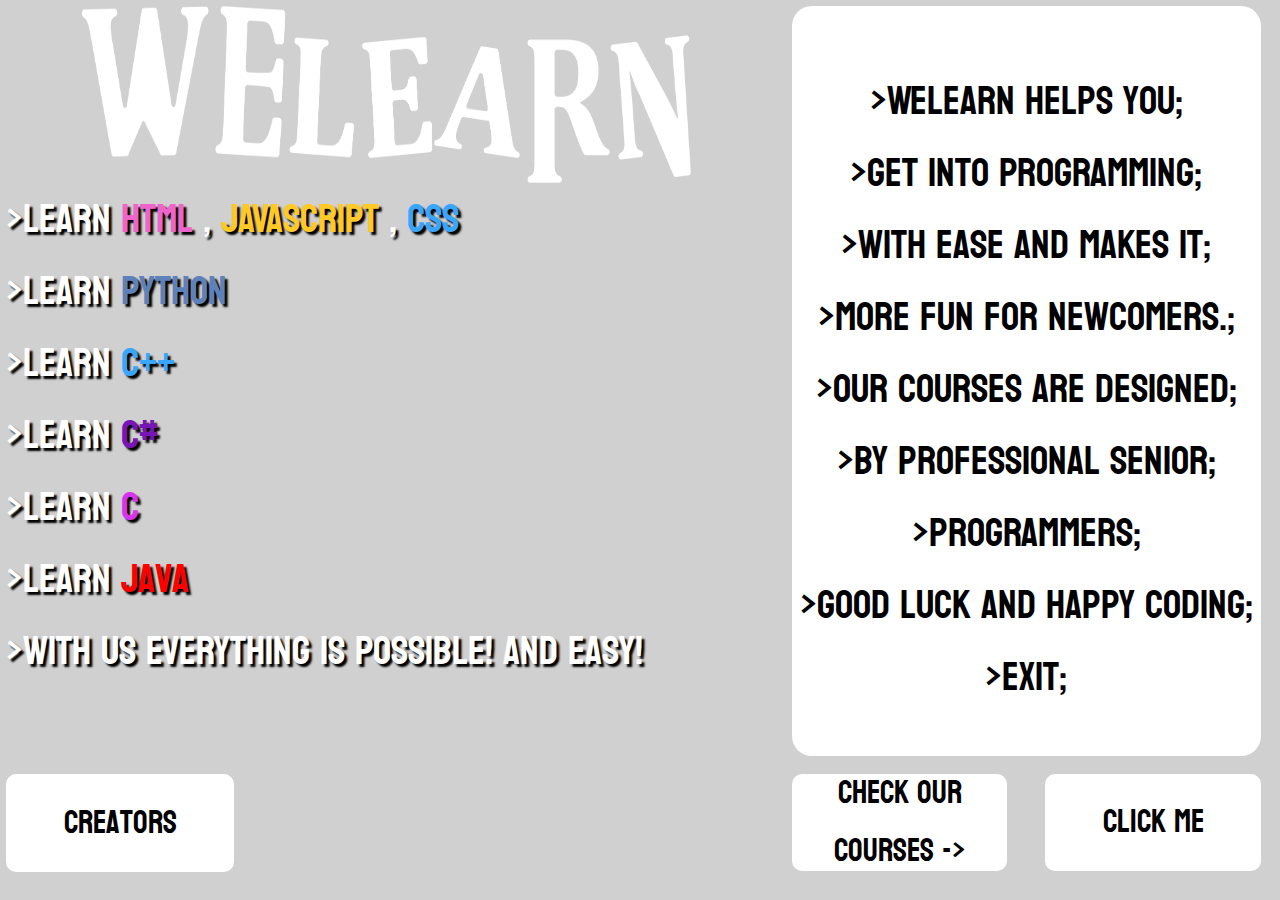
<file: index.html>
<!DOCTYPE html>
<html lang="en">

<head>
    <meta charset="UTF-8">
    <meta name="viewport" content="width=device-width, initial-scale=1.0">

    <title>Main page title</title>
    <link rel="stylesheet" href="css/main.css"> <!--main stylesheet-->
    <link rel="stylesheet" href="css/font.css">
    <link rel="stylesheet" href="css/lessons.css">

</head>

<body>

<div id="home-page">
    <div id="content">
        <div id="logo">
            <img src="assets/logo.png" alt="welearn">
        </div>
        <div id="a2">
            <code id="char">>LEARN</code>
            <code id="fun">HTML</code>
            <code id="char">,</code>
            <code id="javascript">JAVASCRIPT</code>
            <code id="char">, </code>
            <code id="css">CSS</code>
            <br>
            <code id="char">>LEARN</code>
            <code id="python">PYTHON</code>
            <br>
            <code id="char">>LEARN</code>
            <code id="cpp">C++</code>
            <br>
            <code id="char">>LEARN</code>
            <code id="csz">C#</code>
            <br>
            <code id="char">>LEARN</code>
            <code id="c">C</code>
            <br>
            <code id="char">>LEARN</code>
            <code id="java">Java</code>
            <br>
            <code id="char">>WITH US EVERYTHING IS POSSIBLE!</code>
            <code id="char">and easy!</code>
        </div>

        <div id="a3" onclick="location.href='creators.html'">Creators</div>

        <div id="a4">
            <p class="text">
                >WeLearn helps you;<br>
                >Get into Programming;<br>
                >with ease and makes it;<br>
                >more fun for newcomers.;<br>
                >Our courses are designed;<br>
                >by professional senior;<br>
                >programmers;<br>
                >good luck and happy coding;<br>
                >exit;
            </p>
        </div>

        <div id="a5">Check our courses -></div>

        <div id="a6" onclick="location.href='courses.html'">Click me</div>
    </div>

</body>

</html>
</file>
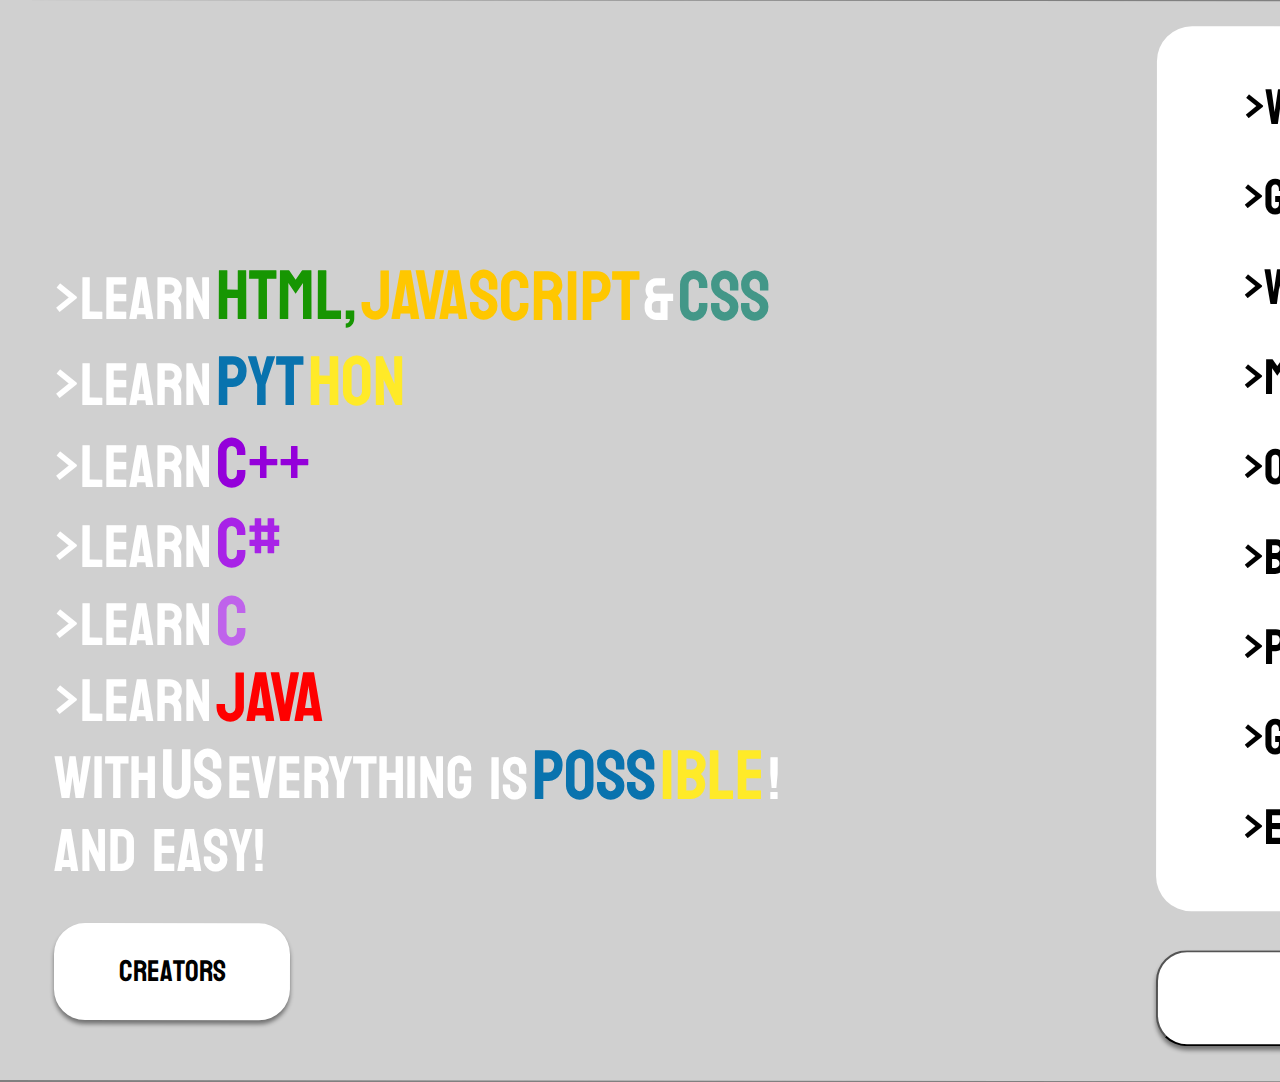
<file: concept.html>
<!DOCTYPE html>
<html lang="en">
<head>
    <meta charset="UTF-8">
    <title>Title</title>
    <link rel="stylesheet" href="css/main.css"> <!--main stylesheet-->
    <link rel="stylesheet" href="css/font.css">
    <link rel="stylesheet" href="css/style.css">
</head>
<body>
<div class="frame-3">
    <div class="with-us-everything-is-possible">
    <span>
      <span class="with-us-everything-is-possible-span">WITH</span>
      <span class="with-us-everything-is-possible-span2"></span>
      <span class="with-us-everything-is-possible-span3">US</span>
      <span class="with-us-everything-is-possible-span4"></span>
      <span class="with-us-everything-is-possible-span5">EVERYTHING IS</span>
      <span class="with-us-everything-is-possible-span6"></span>
      <span class="with-us-everything-is-possible-span7">POSS</span>
      <span class="with-us-everything-is-possible-span8">IBLE</span>
      <span class="with-us-everything-is-possible-span9">!</span>
    </span>
    </div>
    <div class="and-easy">and easy!</div>
    <div class="learn-c">
    <span>
      <span class="learn-c-span">&gt;LEARN</span>
      <span class="learn-c-span2"></span>
      <span class="learn-c-span3">c++</span>
    </span>
    </div>
    <div class="learn-html-javascript-css">
    <span>
      <span class="learn-html-javascript-css-span">&gt;LEARN</span>
      <span class="learn-html-javascript-css-span2"></span>
      <span class="learn-html-javascript-css-span3">HTML,</span>
      <span class="learn-html-javascript-css-span4"></span>
      <span class="learn-html-javascript-css-span5">JAVASCRIPT</span>
      <span class="learn-html-javascript-css-span6"></span>
      <span class="learn-html-javascript-css-span7">&amp;</span>
      <span class="learn-html-javascript-css-span8"></span>
      <span class="learn-html-javascript-css-span9">CSS</span>
    </span>
    </div>
    <div class="learn-java">
    <span>
      <span class="learn-java-span">&gt;LEARN</span>
      <span class="learn-java-span2"></span>
      <span class="learn-java-span3">JAVA</span>
    </span>
    </div>
    <div class="learn-c2">
    <span>
      <span class="learn-c-2-span">&gt;LEARN</span>
      <span class="learn-c-2-span2"></span>
      <span class="learn-c-2-span3">c#</span>
    </span>
    </div>
    <div class="learn-c3">
    <span>
      <span class="learn-c-3-span">&gt;LEARN</span>
      <span class="learn-c-3-span2">C</span>
    </span>
    </div>
    <div class="learn-python">
    <span>
      <span class="learn-python-span">&gt;LEARN</span>
      <span class="learn-python-span2"></span>
      <span class="learn-python-span3">PYT</span>
      <span class="learn-python-span4">HON</span>
    </span>
    </div>
    <div class="frame-5">
        <div
                class="we-learn-helps-you-get-into-programming-with-ease-and-makes-it-more-fun-for-new-comers-our-courses-are-designed-by-professional-senior-programmers-good-luck-and-happy-coding-exit"
        >
            &gt;WeLearn helps you;
            <br />
            &gt;Get into Programming;
            <br />
            &gt;with ease and makes it;
            <br />
            &gt;more fun for new comers.;
            <br />
            &gt;Our courses are designed;
            <br />
            &gt;by professional senior;
            <br />
            &gt;programmers;
            <br />
            &gt;good luck and happy coding;
            <br />
            &gt;exit;
        </div>
    </div>
    <button class="frame-4">
        start learning:
    </button>
    <div class="frame-6">
        Courses
    </div>
    <div class="frame-7">
        <div class="creators">Creators</div>
    </div>
</div>
</body>
</html>
</file>
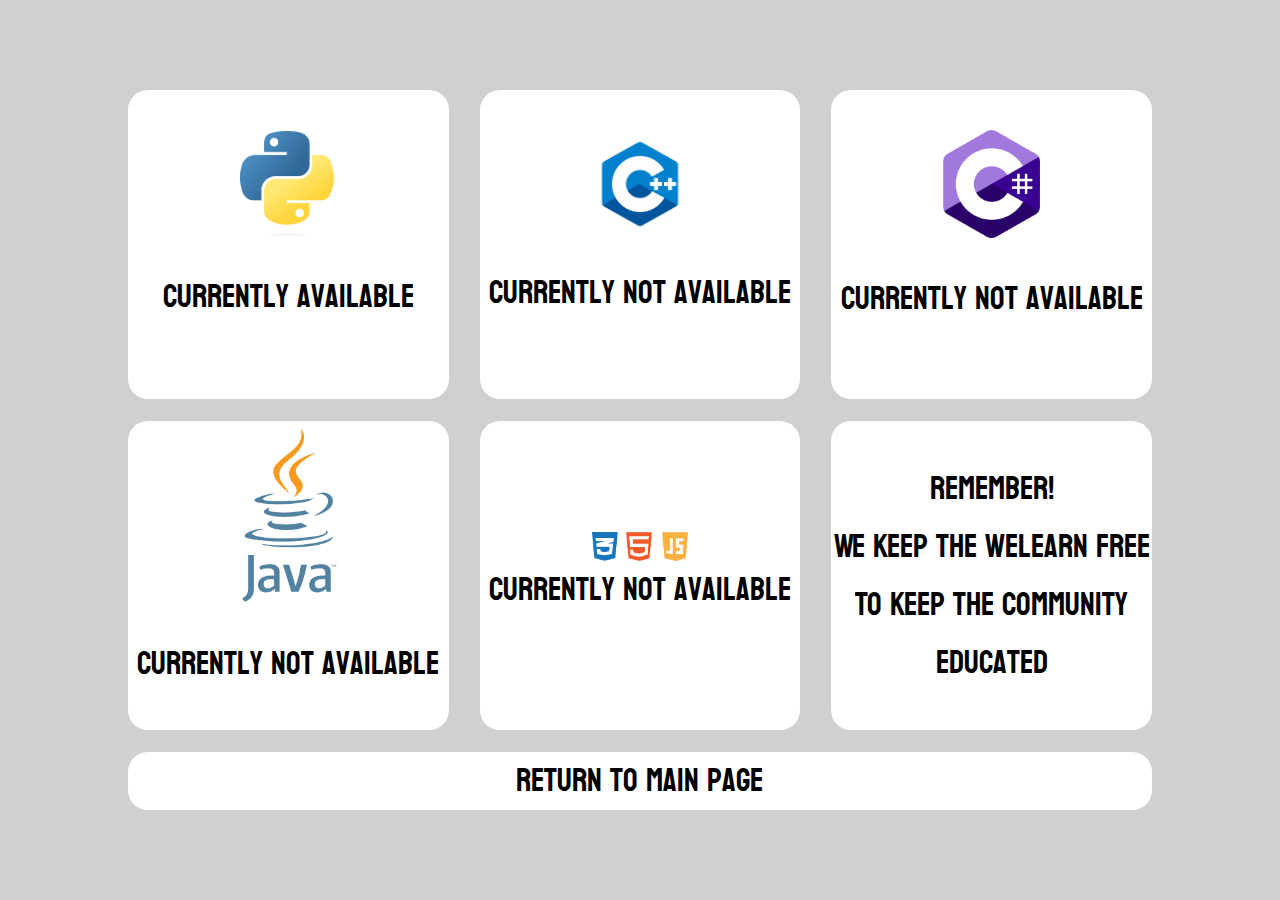
<file: courses.html>
<!DOCTYPE html>
<html lang="en">
<head>
    <meta charset="UTF-8">
    <meta name="viewport" content="width=device-width, initial-scale=1.0">
    <title>Courses</title>
    <link rel="stylesheet" href="css/courses.css">
    <link rel="stylesheet" href="css/font.css">
</head>
<body>
    <div id="main">
        <div id="pajtonBLYAT" onclick="location.href='pythoncourse.html'">
            <img src="assets/pajtonBLYAT.png" alt="">
            <p>Currently available</p>
        </div>
        <div id="cepe">
            <img src="assets/cepe.png" alt="">
            <p>Currently not available</p>
        </div>
        <div id="siszarp">
            <img src="assets/siszarp.png" alt="">
            <p>Currently not available</p>
        </div>
        <div id="java">
            <img src="assets/java.png" alt="">
            <p>Currently not available</p>
        </div>
        <div id="hcj">
            <img src="assets/hcj.png" alt="">
            Currently not available
        </div>
        <div id="smth">
            <p>Remember! <br>
            We keep the welearn free <br>
            To keep the community educated</p>
        </div>

        <div id="button" onclick="location.href='index.html'">
            Return to main page
        </div>

    </div>

</body>
</html>
</file>
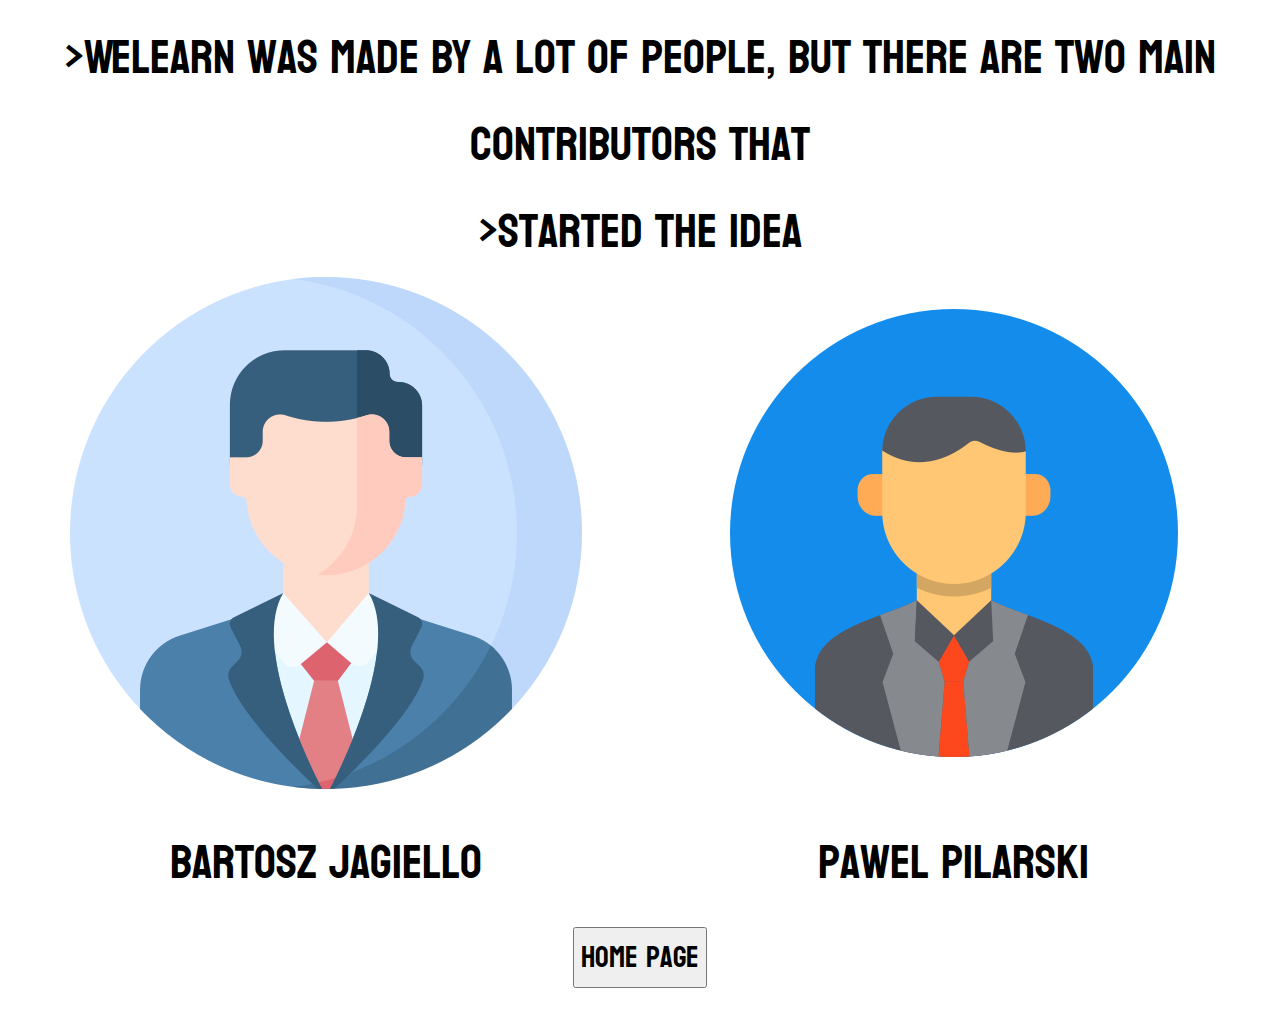
<file: creators.html>
<!DOCTYPE html>
<html lang="en">
<head>
    <meta charset="UTF-8">
    <meta name="viewport" content="width=device-width, initial-scale=1.0">
    <title>Document</title>
    <link rel="stylesheet" href="css/font.css">
    <link rel="stylesheet" href="css/creators.css">
</head>
<body>
    <div id="Creators">
        <div class="content">
            <div class="top-text">
           
            <table>
                <tr>
                    <td colspan="2">
                        >Welearn was made by a lot of people, but there are two main contributors that<br>
                        >started the idea  
                    </td>
                </tr>
                <tr>
                    <td onclick="location.href='https://github.com/nNote1377'">
                        <img src="assets/creator-1.png" alt="">
                    </td>
                    <td onclick="location.href='https://github.com/Durszlak25'">
                        <img src="assets/creator-2.png" alt="">
                    </td>
                </tr>
                <tr>
                    <td onclick="location.href='https://github.com/nNote1377'">Bartosz Jagiello</td>
                    <td onclick="location.href='https://github.com/Durszlak25'">Pawel Pilarski</td>
                </tr>
                <tr>
                    <td colspan="2">
                        <a href="index.html">
                            <input class="button-creator" type="button" value="home page">
                        </a>
                        
                    </td>
                </tr>
            </table>
            </div>
        </div>
    </div>
</body>
</html>
</file>
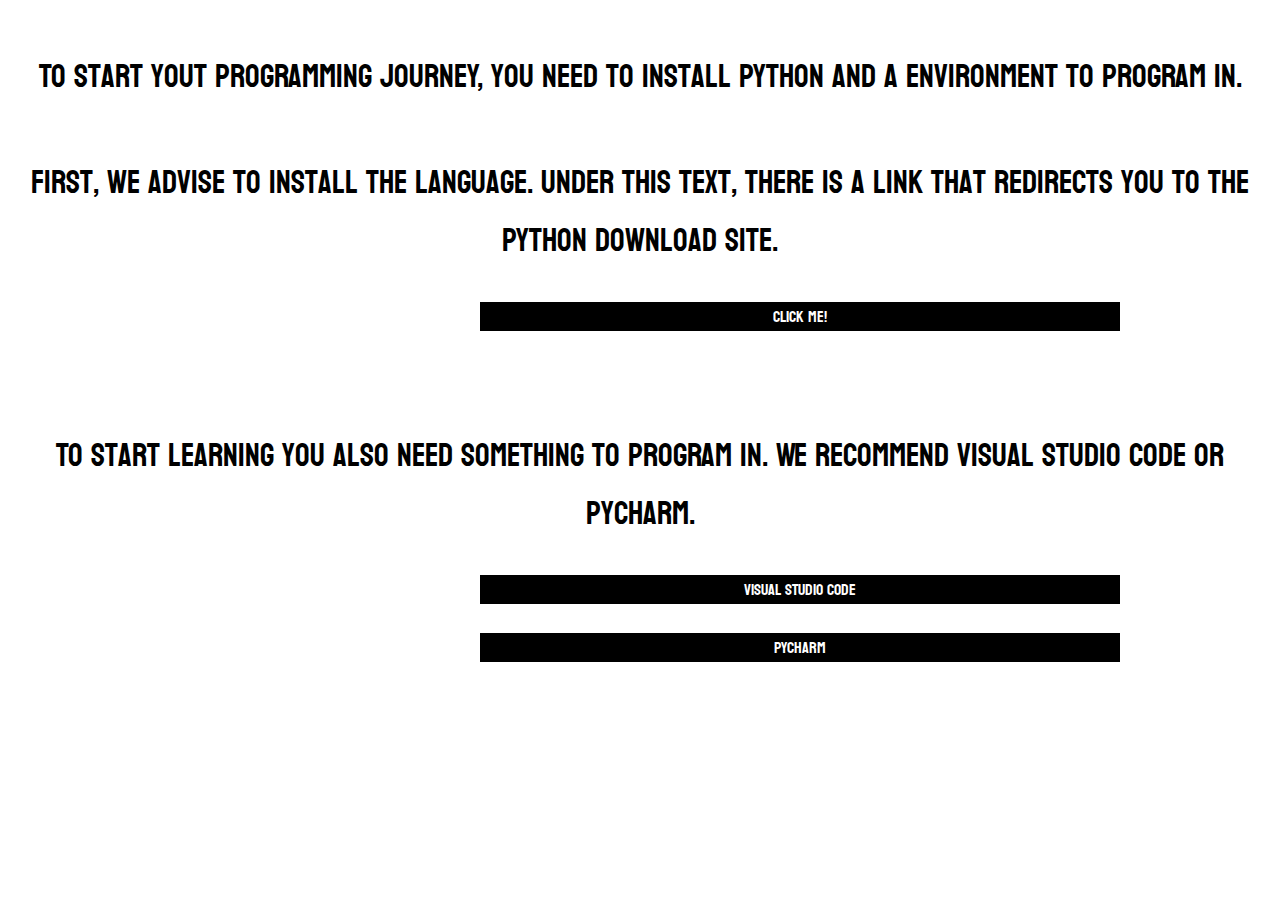
<file: L1.html>
<!DOCTYPE html>
<html lang="en">
<head>
    <meta charset="UTF-8">
    <meta name="viewport" content="width=device-width, initial-scale=1.0">
    <title>Lesson 1</title>
<link rel="stylesheet" href="css/lessons.css">
<link rel="stylesheet" href="css/font.css">
    
</head>
<body>

    <p>
        To start yout programming journey, you need to install python and a environment to program in.  
    </p>
    <p>
        First, we advise to install the language. Under this text, there is a link that redirects you to the python download site. <br>
        
        <div id="button" onclick="goPY()">
            Click me!
        </div>
    </p>
    <p>
        To start learning you also need something to program in. We recommend Visual Studio Code or Pycharm.<br>
        
        <div id="button" onclick="goVSC()">
             Visual Studio Code
        </div>
        <br>
        <div id="button" onclick="goPYcharm()">
            Pycharm
        </div>
        
    </p>
    <script src="change_page.js"></script>
</body>
</html>
</file>
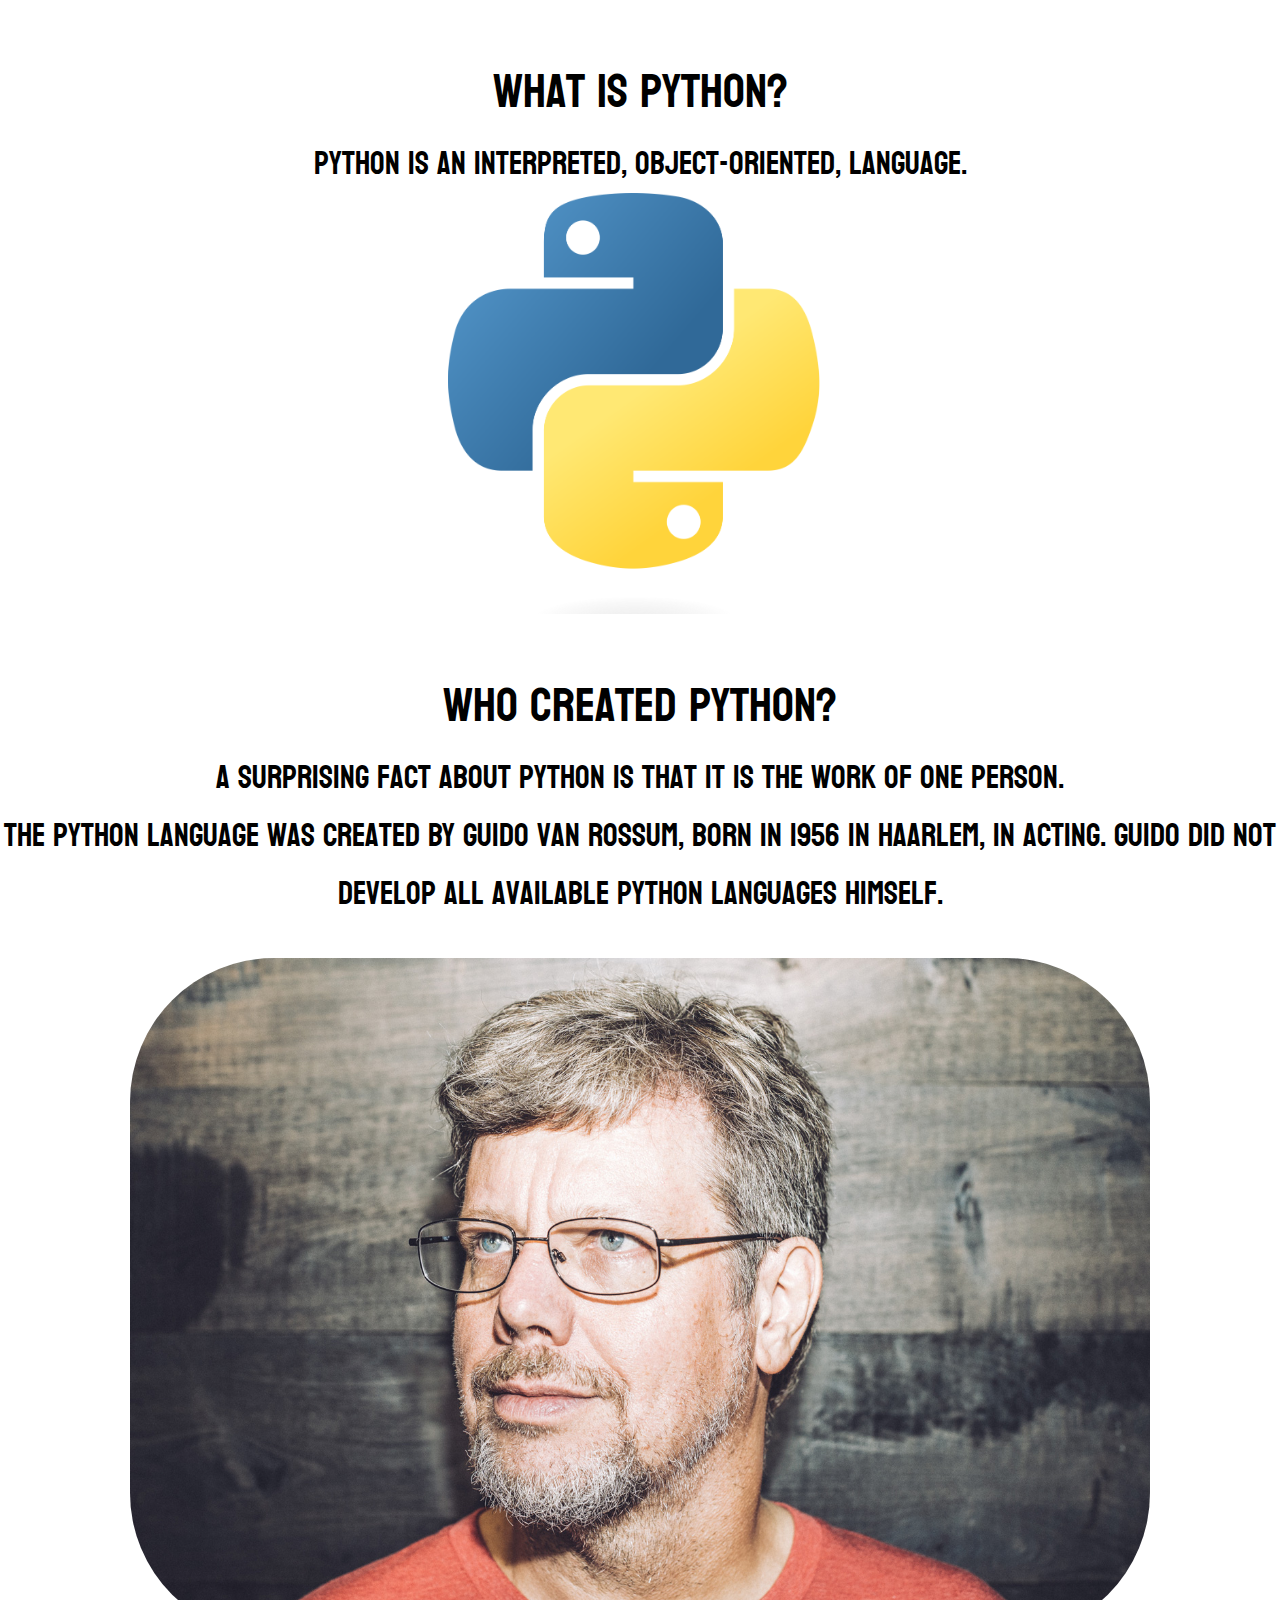
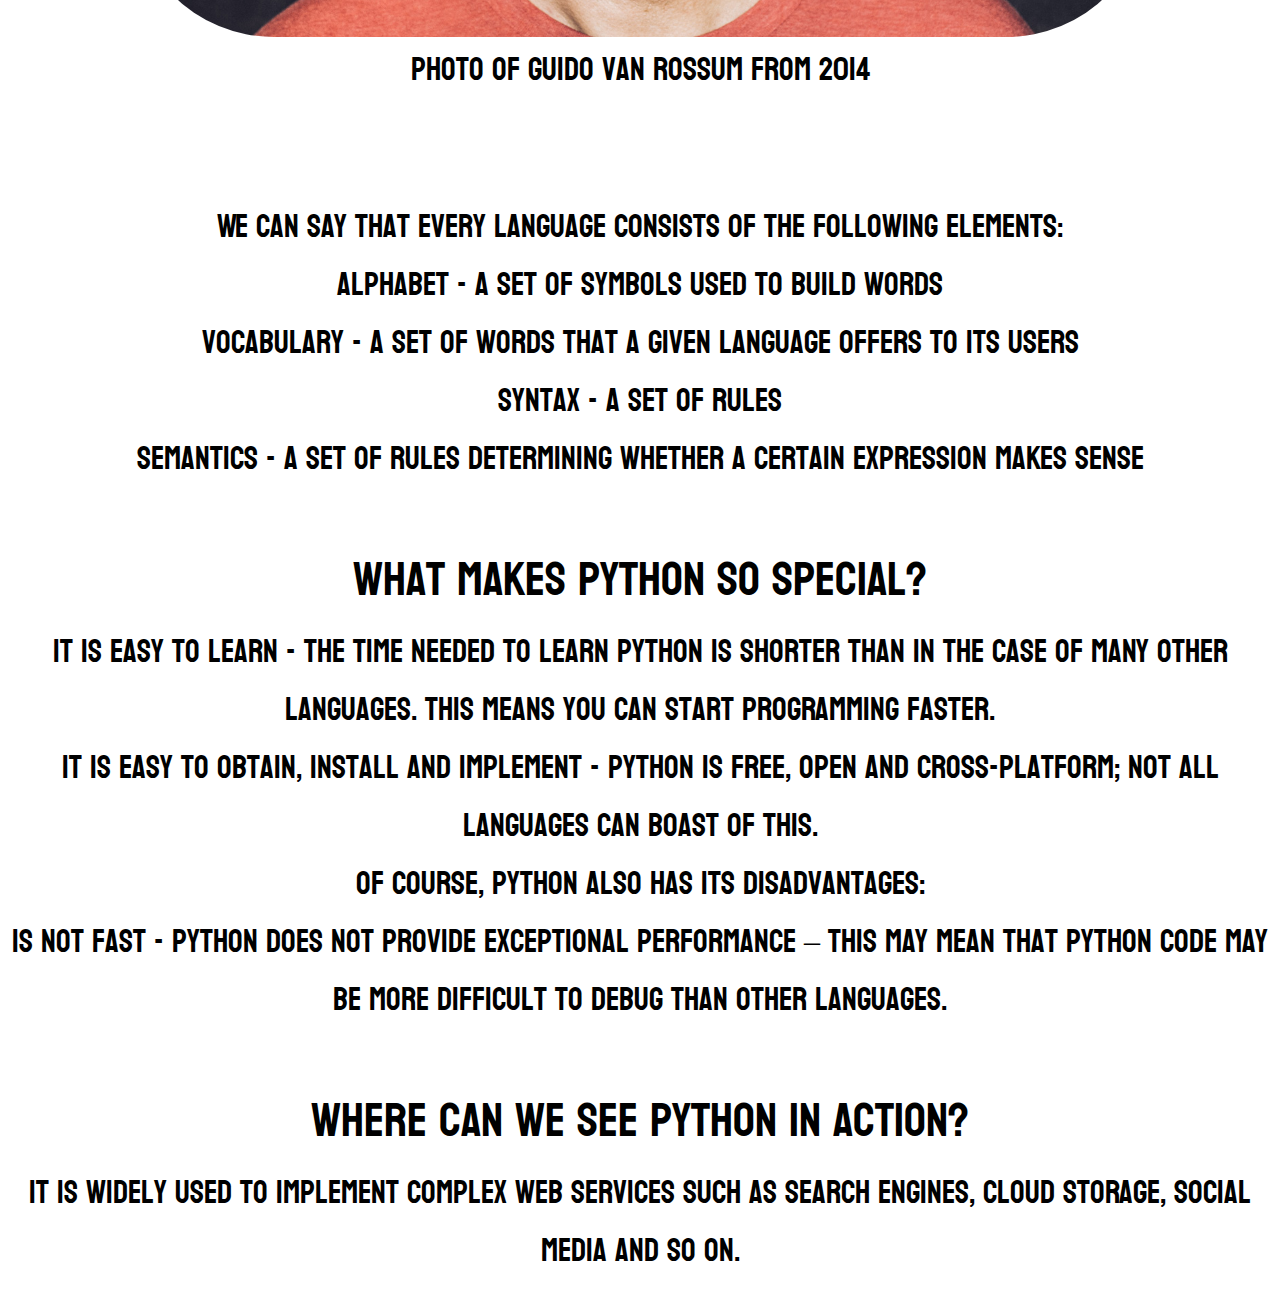
<file: L2.html>
<!DOCTYPE html>
<html lang="en">

<head>
    <meta charset="UTF-8">
    <meta name="viewport" content="width=device-width, initial-scale=1.0">
    <title>Lesson 2</title>
    <link rel="stylesheet" href="css/lessons.css">
    <link rel="stylesheet" href="css/font.css">
</head>

<body>

    <p>
        <span>What is Python?</span>
        <br>
        Python is an interpreted, object-oriented, language. <br>
        <img src="assets/pajtonBLYAT.png" alt="pythonphoto" class="pythonphoto">
    </p>
    <p>
        <span>Who created Python?<br></span>
        A surprising fact about Python is that it is the work of one person. <br>
        The Python language was created by Guido van Rossum, born in 1956 in Haarlem, in acting. Guido did not develop
        all available Python languages ​​himself. <br>
    <table>
        <tr>
            <td>
                <img src="assets/Guido.png" alt="pythonphoto" class="Guido">
                </td> 
            </tr>
            <tr>
                <td>
                    Photo of Guido van Rossum from 2014
                </td>
            </tr>
        </table>
    </p>

    <p>
        We can say that every language consists of the following elements: <br>

        alphabet - a set of symbols used to build words <br>
        vocabulary - a set of words that a given language offers to its users <br>
        syntax - a set of rules <br>
        semantics - a set of rules determining whether a certain expression makes sense<br> 
    </p>

    <p>
        <span>What makes Python so special?</span> <br>


        it is easy to learn - the time needed to learn Python is shorter than in the case of many other languages. This means you can start programming faster. <br>


        it is easy to obtain, install and implement - Python is free, open and cross-platform; not all languages ​​can boast of this. <br>
        Of course, Python also has its disadvantages: <br>

        is not fast - Python does not provide exceptional performance – this may mean that Python code may be more difficult to debug than other languages. <br>
    </p>
    <p>
       <span> Where can we see Python in action?</span><br>
        
        It is widely used to implement complex web services such as search engines, cloud storage, social media and so on.
    </p>

</body>
</html>
</file>
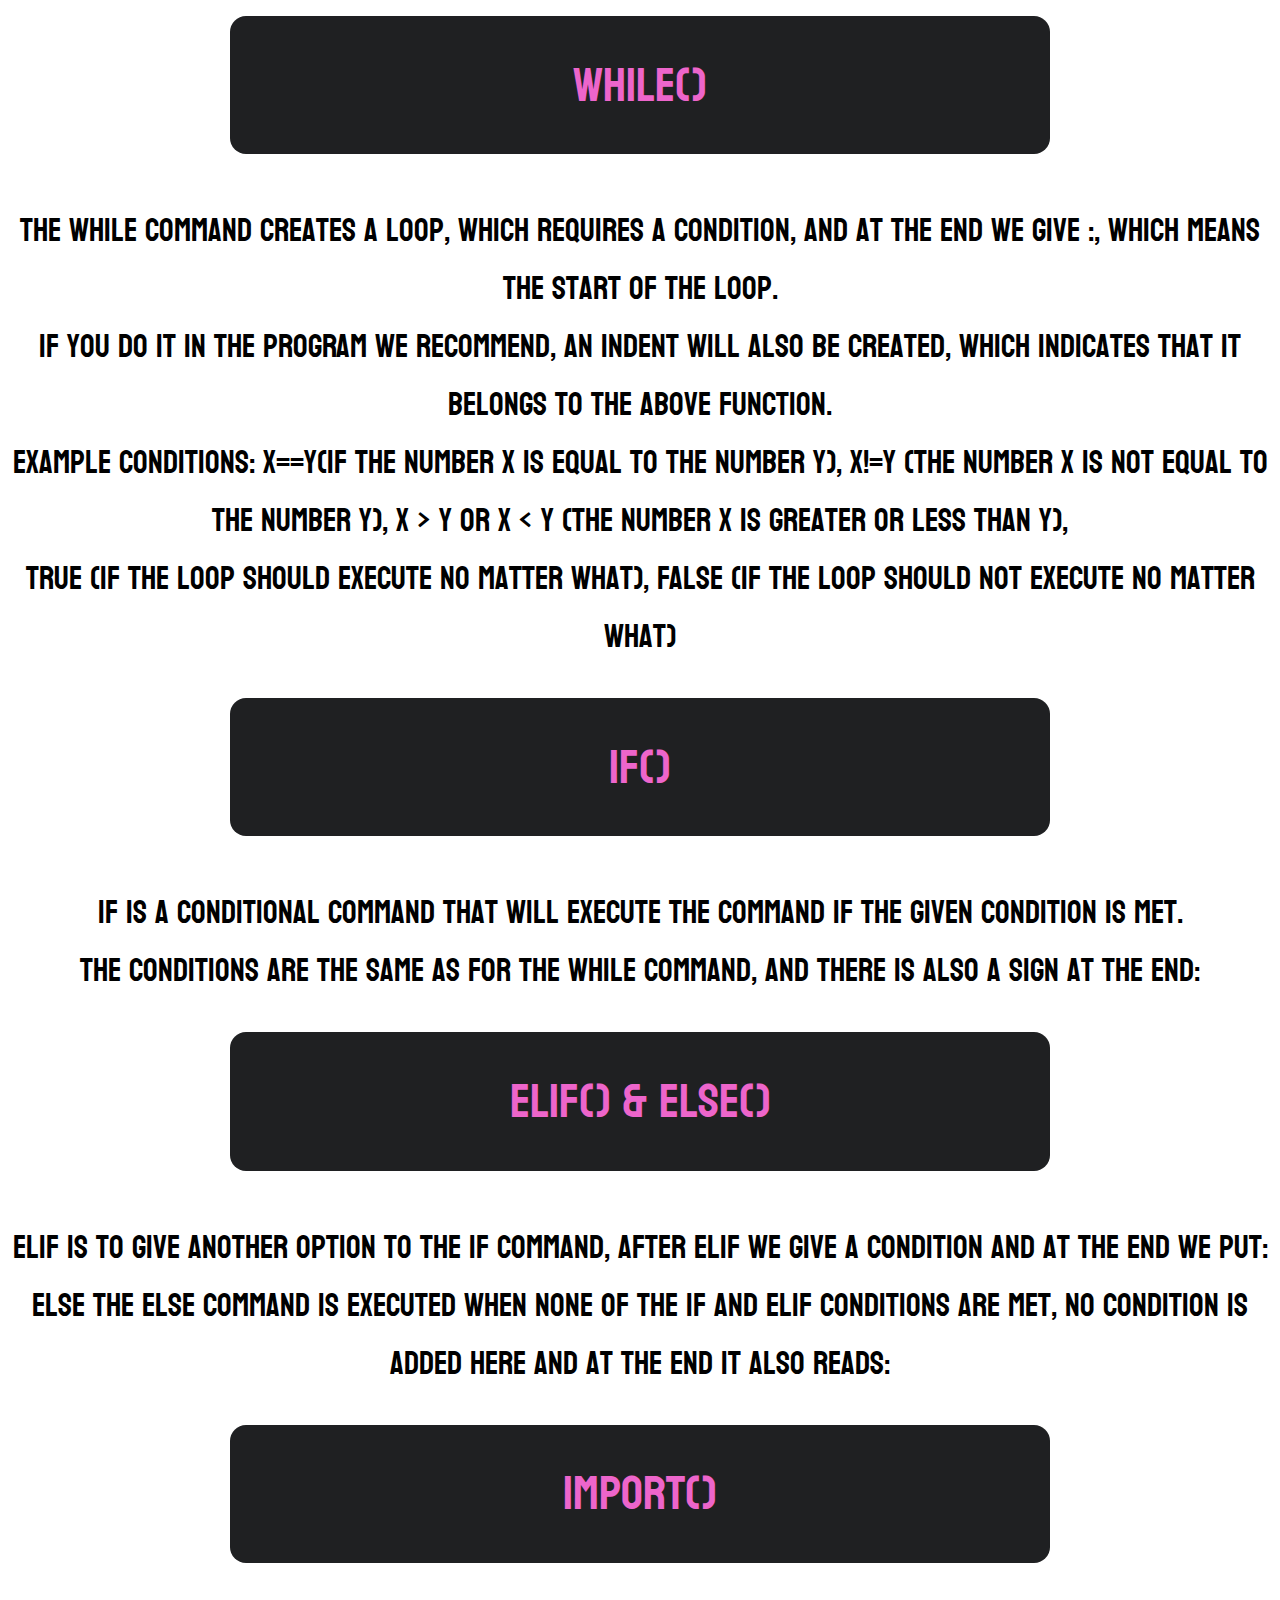
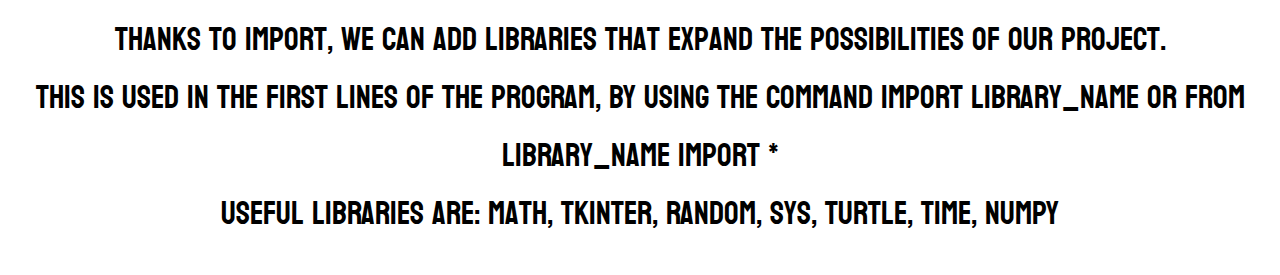
<file: L4.html>
<!DOCTYPE html>
<html lang="en">
<head>
    <meta charset="UTF-8">
    <meta name="viewport" content="width=device-width, initial-scale=1.0">
    <title>Lesson 4</title>
    <link rel="stylesheet" href="css/lessons.css">
    <link rel="stylesheet" href="css/font.css">
    <link rel="stylesheet" href="css/l4.css">
</head>
<body>
    
    
        <div class="code1">
            <code id="fun"><span>While()</span></code><br>
        </div>
    <p>
        The While command creates a loop, which requires a condition, and at the end we give :, which means the start of the loop. <br>
        If you do it in the program we recommend, an indent will also be created, which indicates that it belongs to the above function. <br>
        Example conditions: x==y(If the number x is equal to the number y), x!=y (The number x is not equal to the number y), x > y or x < y (The number x is greater or less than y),<br>
        True (If the loop should execute no matter what), False (If the loop should not execute no matter what)<br>
    </p>
        <div class="code1">
            <code id="fun"><span>If()</span></code><br>
        </div>
    <p>
        if is a conditional command that will execute the command if the given condition is met. <br>
        The conditions are the same as for the while command, and there is also a sign at the end: <br>
    </p>
    
        <div class="code1">
            <code id="fun"><span>Elif() & Else()</span></code><br>
        </div>
    <p>
        elif is to give another option to the if command, after elif we give a condition and at the end we put: <br>
        else the else command is executed when none of the if and elif conditions are met, no condition is added here and at the end it also reads: <br>
    </p>
    
        <div class="code1">
            <code id="fun"><span>Import()</span></code><br>
        </div>
    <p>
        Thanks to import, we can add libraries that expand the possibilities of our project. <br>
        This is used in the first lines of the program, by using the command import library_name or from library_name import * <br>
        Useful libraries are: math, tkinter, random, sys, turtle, time, numpy <br>

    </p>
</body>
</html>
</file>
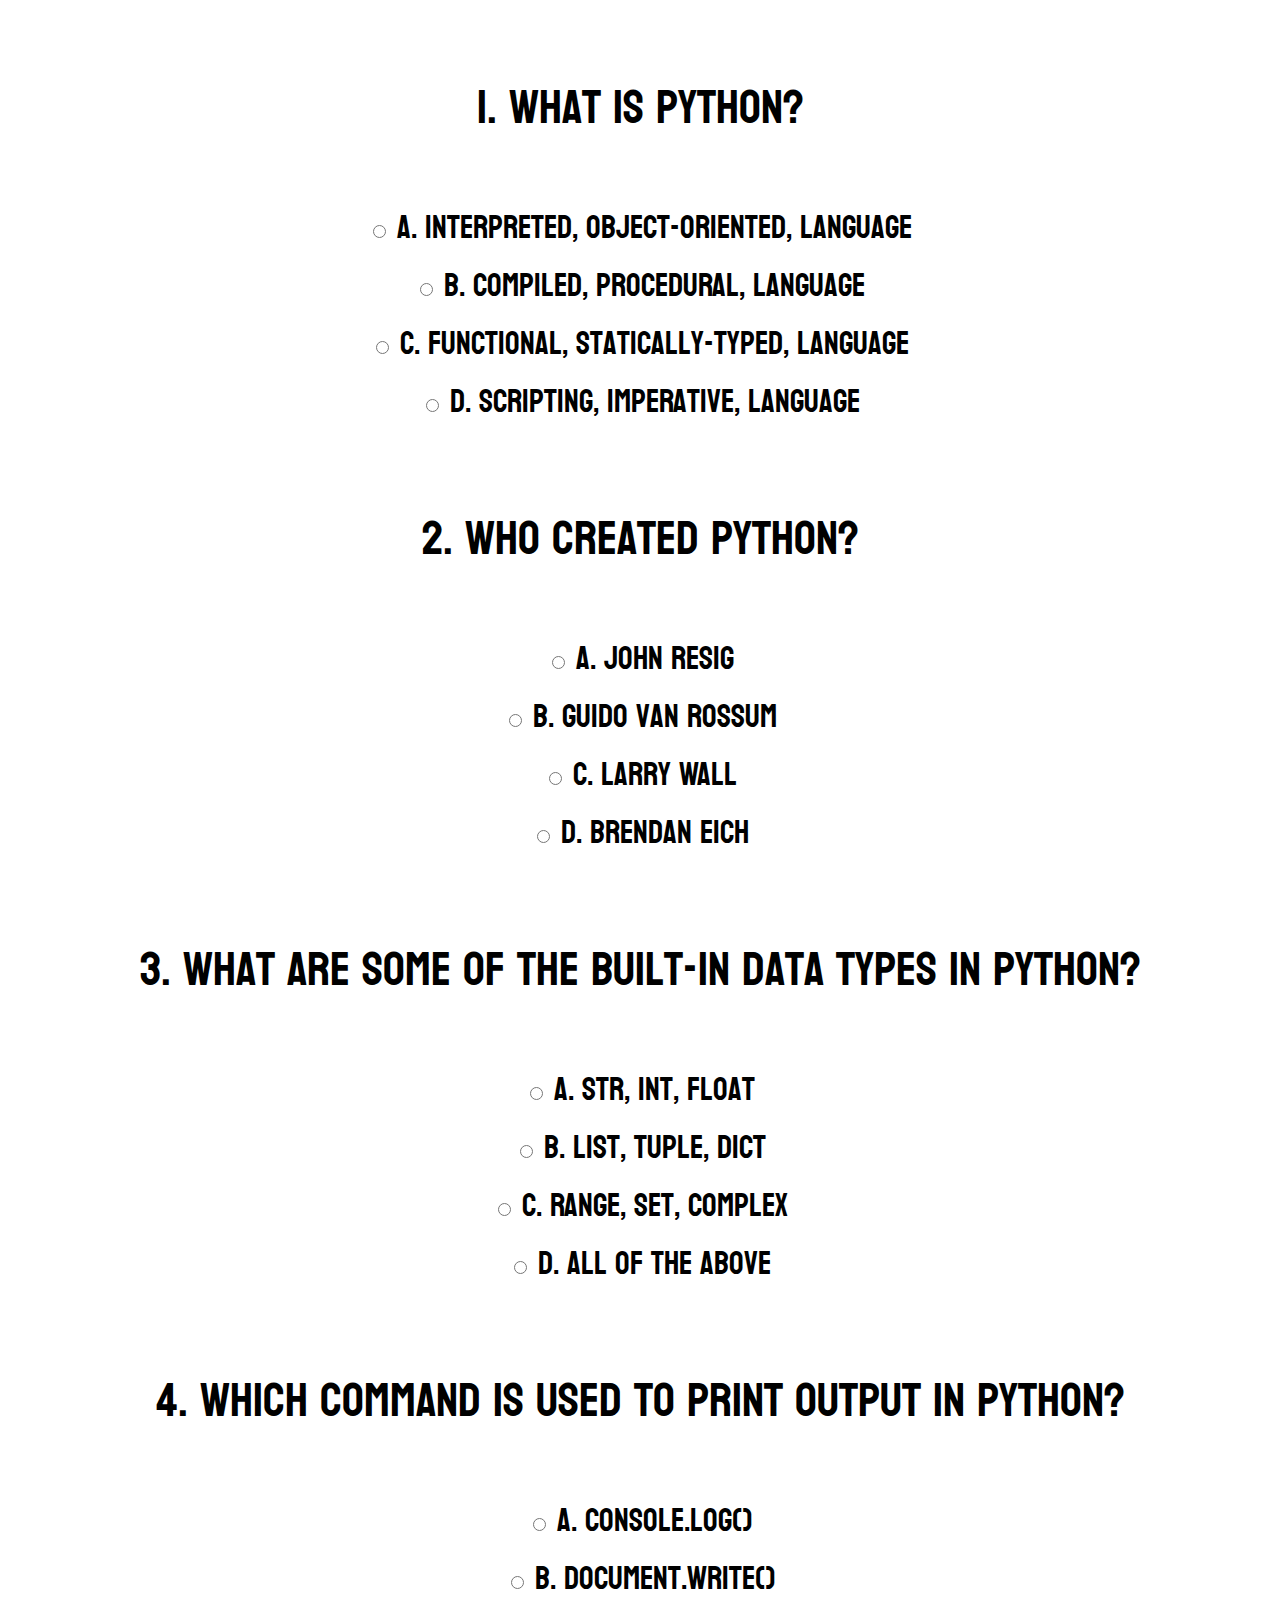
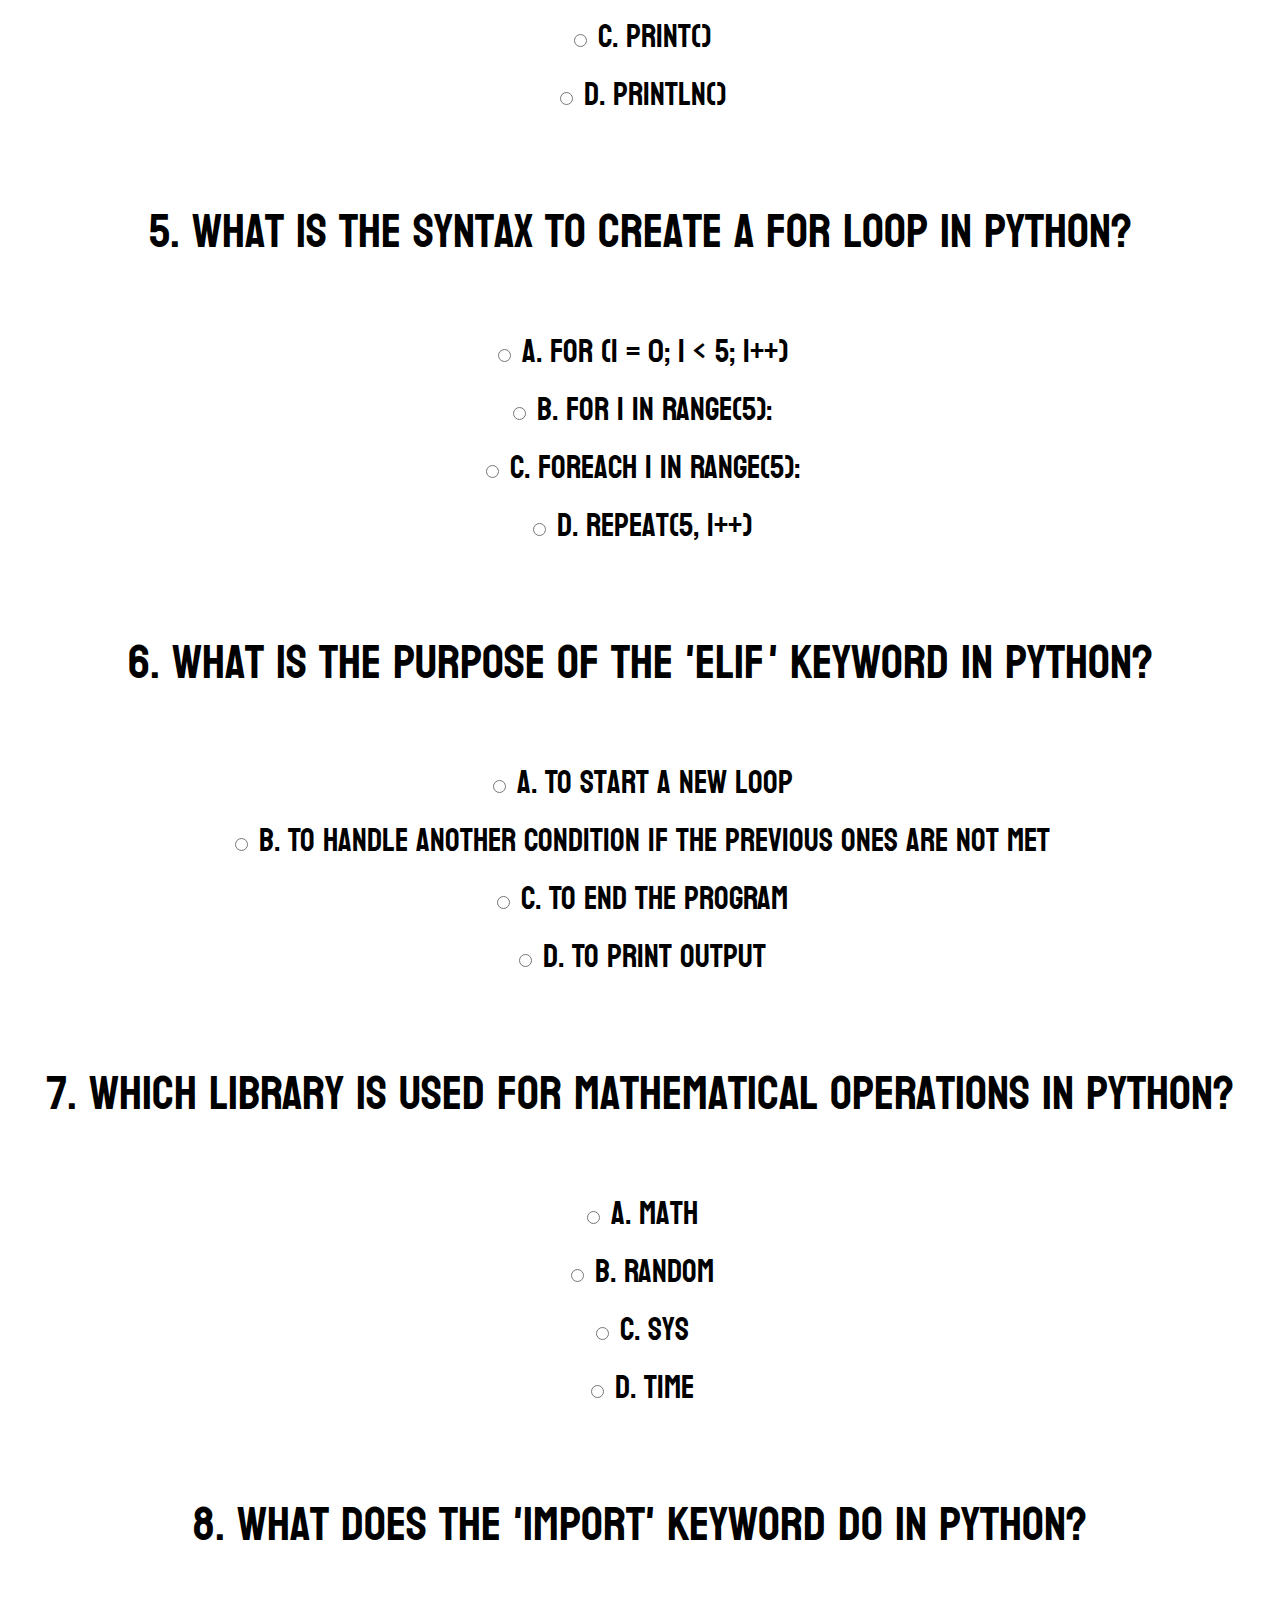
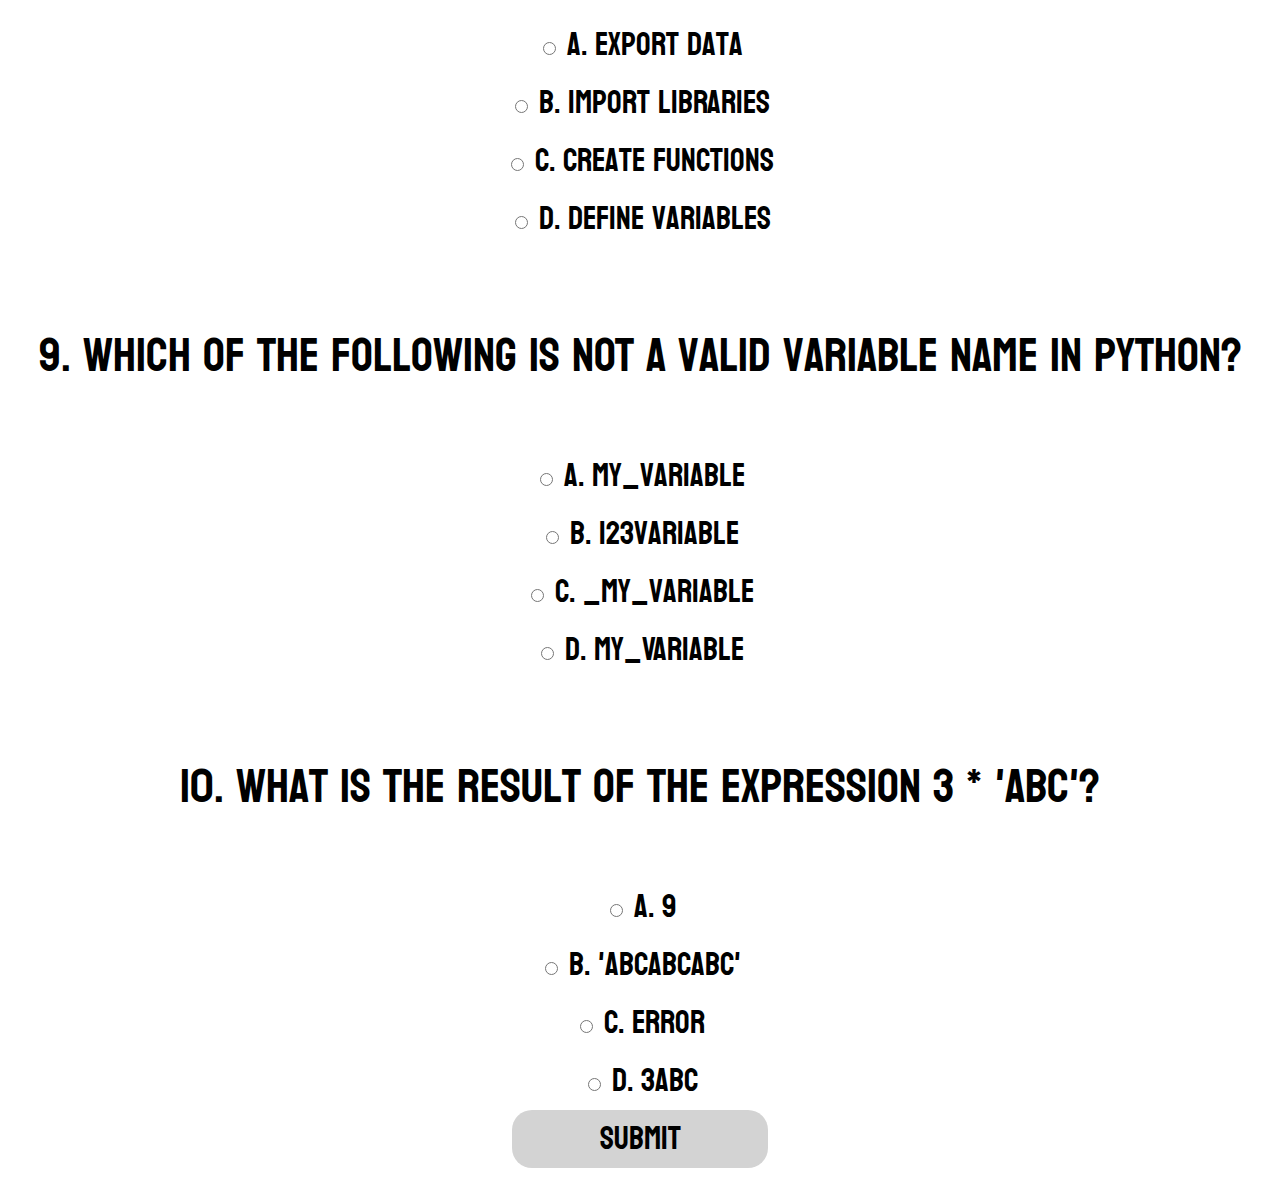
<file: L5.html>
<!DOCTYPE html>
<html lang="en">

<head>
    <meta charset="UTF-8">
    <meta name="viewport" content="width=device-width, initial-scale=1.0">
    <title>Lesson 1.1</title>
    <link rel="stylesheet" href="css/lessons.css">
    <link rel="stylesheet" href="css/font.css">
    <link rel="stylesheet" href="css/test.css">

</head>

<body>
    <form id="quizForm">
        <div class="question">
            <p>1. What is Python?</p>
            <input type="radio" name="q1" value="a"> A. Interpreted, object-oriented, language<br>
            <input type="radio" name="q1" value="b"> B. Compiled, procedural, language<br>
            <input type="radio" name="q1" value="c"> C. Functional, statically-typed, language<br>
            <input type="radio" name="q1" value="d"> D. Scripting, imperative, language<br>
        </div>

        <div class="question">
            <p>2. Who created Python?</p>
            <input type="radio" name="q2" value="a"> A. John Resig<br>
            <input type="radio" name="q2" value="b"> B. Guido van Rossum<br>
            <input type="radio" name="q2" value="c"> C. Larry Wall<br>
            <input type="radio" name="q2" value="d"> D. Brendan Eich<br>
        </div>

        <div class="question">
            <p>3. What are some of the built-in data types in Python?</p>
            <input type="radio" name="q3" value="a"> A. str, int, float<br>
            <input type="radio" name="q3" value="b"> B. list, tuple, dict<br>
            <input type="radio" name="q3" value="c"> C. range, set, complex<br>
            <input type="radio" name="q3" value="d"> D. All of the above<br>
        </div>

        <div class="question">
            <p>4. Which command is used to print output in Python?</p>
            <input type="radio" name="q4" value="a"> A. console.log()<br>
            <input type="radio" name="q4" value="b"> B. document.write()<br>
            <input type="radio" name="q4" value="c"> C. print()<br>
            <input type="radio" name="q4" value="d"> D. println()<br>
        </div>

        <div class="question">
            <p>5. What is the syntax to create a for loop in Python?</p>
            <input type="radio" name="q5" value="a"> A. for (i = 0; i < 5; i++)<br>
                <input type="radio" name="q5" value="b"> B. for i in range(5):<br>
                <input type="radio" name="q5" value="c"> C. foreach i in range(5):<br>
                <input type="radio" name="q5" value="d"> D. repeat(5, i++)<br>
        </div>

        <div class="question">
            <p>6. What is the purpose of the 'elif' keyword in Python?</p>
            <input type="radio" name="q6" value="a"> A. To start a new loop<br>
            <input type="radio" name="q6" value="b"> B. To handle another condition if the previous ones are not met<br>
            <input type="radio" name="q6" value="c"> C. To end the program<br>
            <input type="radio" name="q6" value="d"> D. To print output<br>
        </div>

        <div class="question">
            <p>7. Which library is used for mathematical operations in Python?</p>
            <input type="radio" name="q7" value="a"> A. math<br>
            <input type="radio" name="q7" value="b"> B. random<br>
            <input type="radio" name="q7" value="c"> C. sys<br>
            <input type="radio" name="q7" value="d"> D. time<br>
        </div>

        <div class="question">
            <p>8. What does the 'import' keyword do in Python?</p>
            <input type="radio" name="q8" value="a"> A. Export data<br>
            <input type="radio" name="q8" value="b"> B. Import libraries<br>
            <input type="radio" name="q8" value="c"> C. Create functions<br>
            <input type="radio" name="q8" value="d"> D. Define variables<br>
        </div>

        <div class="question">
            <p>9. Which of the following is NOT a valid variable name in Python?</p>
            <input type="radio" name="q9" value="a"> A. my_variable<br>
            <input type="radio" name="q9" value="b"> B. 123variable<br>
            <input type="radio" name="q9" value="c"> C. _my_variable<br>
            <input type="radio" name="q9" value="d"> D. MY_VARIABLE<br>
        </div>

        <div class="question">
            <p>10. What is the result of the expression 3 * 'abc'?</p>
            <input type="radio" name="q10" value="a"> A. 9<br>
            <input type="radio" name="q10" value="b"> B. 'abcabcabc'<br>
            <input type="radio" name="q10" value="c"> C. Error<br>
            <input type="radio" name="q10" value="d"> D. 3abc<br>
        </div>
        
        <div class="submit" onclick="calculateScore()">Submit</div>
        
    </form>

    <div id="result"></div>

    <script src="test.js"></script>
</body>

</html>
</file>
<file: css/main.css>
body{
    margin: 0;
    padding: 0;
}

#home-page {
    width: 100%;
    height: 100%;
    font-family: Koulen-Regular, serif;
    background: #d0d0d0;
    position: fixed;
}

#content{
    width: 99%;
    height: 98%;
    display: grid;
    grid-template-areas: "a1 a4 a4"
                        "a2 a4 a4"
                        "a3 a5 a6";

    grid-template-columns: 60% 20% 20%;
    grid-template-rows: 20% 65% 15%;
    padding: 0.5%;
}

img{
    height: 100%;
}

div{
    /* border: 1px solid black; */
}

#a1{
    grid-area: a1;
}
#a2{
    grid-area: a2;
    text-shadow: 3px 3px 2px #000000;
    font-size: 2.5em;
}
#a3{
    grid-area: a3;
    background-color: white;
    margin-top: 2.3%;
    margin-bottom: 2.2%;
    border-radius: 10px;
    width: 30%;
}
#a4{
    grid-area: a4;
    background-color: white;
    border-radius: 20px;
    margin-left: 5%;
    margin-right: 2.5%;

    display: flex;
    justify-content: center;
    align-items: center;
    text-align: left;
}
.text{
    font-size: 2.5rem;
    color: black;
}
#a5{
    grid-area: a5;
    background-color: white;
    margin-bottom: 7%;
    margin-top: 7%;
    margin-left: 10%;
    margin-right: 5%;
    border-radius: 10px;
}
#a6{
    grid-area: a6;
    margin-bottom: 7%;
    margin-left: 10%;
    margin-top: 7%;
    margin-right: 5%;
    border-radius: 10px;
    background-color: white;
}

#a3,#a5,#a6{
    color: black;
    text-align: center;
    justify-content: center;
    align-items: center;
    display: flex;
    font-size: 2em;
}

#a3, #a6{
    cursor: pointer;
}
#a3:hover{
    background-color: gray;
}
#a6:hover{
    background-color: gray;
}
</file>
<file: css/font.css>
@font-face {
    font-family: Koulen-Regular;
    src: url(Koulen-Regular.ttf);
}
</file>
<file: css/lessons.css>
html,
body{
/* height: 100%; */
width: 100%;
margin: 0;
padding: 0;
font-family: Koulen-Regular, serif;
}
.header{
    text-align: center;
    font-size: 3.5rem;
}
p{
    text-align: center;
    padding-top: 1rem;
    font-size: 2rem;
}

h1{padding: 0;margin: 0;}

#button{
    cursor: pointer;
}
#button{   
    background-color: black;
    color: white;
    text-align: center;
    height: fit-content;
    justify-self: center;
    width: 50%;
    margin-left: 25%;
    

}
img{
    width: 80%;
    margin: auto;
    display: block;
}
table{
    text-align: center;
    margin: auto;
    font-size: 2rem;
}
td{
    width: 50%;
}
.pythonphoto{
    width: 30%;
}
.Guido{
    border-radius: 9rem;
}
span{
    font-size: 3rem;
}
code{
    font-family: Koulen-Regular, serif;
}
.code1
{
    margin: auto;
    background-color: #1f2022;
    border-radius: 1rem;
    margin-top: 1rem;
    margin-bottom: 1rem;
    padding: 2%;
    font-size: 1.8rem;
    text-align: left;
    width: 60%;
    justify-self: center;
    height: 100%;
}
#fun
{ 
    color: rgb(237, 101, 203); 
}
#comment
{ 
    color: #5c5f64; 
}
#content
{ 
    color: #3e9249; 
}
#variables
{ 
    color: #14aab8;
}
#char
{
    color: white;
}
#javascript
{
    color: rgb(255, 201, 39);
}
#css
{
    color: #38a5ff;
}
#python
{
    color: #5d82ba;
}
#cpp
{
    color: #38a5ff;
}
#csz
{
    color: #7914b8;
}
#c
{
    color: #d833ee;
}
#java
{
    color: #ff0000;
}
</file>
<file: css/style.css>
html, body {
    margin: 0;
    padding: 0;
    width: 100%;
    height: 100%;
    /*overflow: hidden;*/
    background: gray;
}

.frame-3,
.frame-3 * {
    box-sizing: border-box;
}
.frame-3 {
    background: #d0d0d0;
    width: 1920px;
    height: 1080px;
    position: relative;
    transform-origin: 0 0;
    transform: rotate(0.06deg) scale(1, 1);
    overflow: hidden;
}
.with-us-everything-is-possible {
    text-align: left;
    position: absolute;
    left: 55.16px;
    top: 712.94px;
    width: 917.09px;
    height: 168.04px;
}
.with-us-everything-is-possible-span {
    color: #ffffff;
    font-family: "Koulen-Regular", sans-serif;
    font-size: 60px;
    font-weight: 400;
}
.with-us-everything-is-possible-span2 {
    color: #ffffff;
    font-family: "Koulen-Regular", sans-serif;
    font-size: 40px;
    font-weight: 400;
}
.with-us-everything-is-possible-span3 {
    color: #ffffff;
    font-family: "Koulen-Regular", sans-serif;
    font-size: 70px;
    font-weight: 400;
}
.with-us-everything-is-possible-span4 {
    color: #ffffff;
    font-family: "Koulen-Regular", sans-serif;
    font-size: 40px;
    font-weight: 400;
}
.with-us-everything-is-possible-span5 {
    color: #ffffff;
    font-family: "Koulen-Regular", sans-serif;
    font-size: 60px;
    font-weight: 400;
}
.with-us-everything-is-possible-span6 {
    color: #ffffff;
    font-family: "Koulen-Regular", sans-serif;
    font-size: 40px;
    font-weight: 400;
}
.with-us-everything-is-possible-span7 {
    color: #0973ae;
    font-family: "Koulen-Regular", sans-serif;
    font-size: 70px;
    font-weight: 400;
}
.with-us-everything-is-possible-span8 {
    color: #ffea28;
    font-family: "Koulen-Regular", sans-serif;
    font-size: 70px;
    font-weight: 400;
}
.with-us-everything-is-possible-span9 {
    color: #ffffff;
    font-family: "Koulen-Regular", sans-serif;
    font-size: 60px;
    font-weight: 400;
}
.and-easy {
    color: #ffffff;
    text-align: left;
    font-family: "Koulen-Regular", sans-serif;
    font-size: 60px;
    font-weight: 400;
    position: absolute;
    left: 55.07px;
    top: 797.94px;
    width: 439px;
    height: 69px;
    transform-origin: 0 0;
    transform: rotate(-0.06deg) scale(1, 1);
}
.learn-c {
    text-align: left;
    position: absolute;
    left: 54.79px;
    top: 401.94px;
}
.learn-c-span {
    color: #ffffff;
    font-family: "Koulen-Regular", sans-serif;
    font-size: 60px;
    font-weight: 400;
}
.learn-c-span2 {
    color: #ffffff;
    font-family: "Koulen-Regular", sans-serif;
    font-size: 40px;
    font-weight: 400;
}
.learn-c-span3 {
    color: #9400da;
    font-family: "Koulen-Regular", sans-serif;
    font-size: 70px;
    font-weight: 400;
}
.learn-html-javascript-css {
    text-align: left;
    position: absolute;
    left: 54.61px;
    top: 233.94px;
}
.learn-html-javascript-css-span {
    color: #ffffff;
    font-family: "Koulen-Regular", sans-serif;
    font-size: 60px;
    font-weight: 400;
}
.learn-html-javascript-css-span2 {
    color: #ffffff;
    font-family: "Koulen-Regular", sans-serif;
    font-size: 40px;
    font-weight: 400;
}
.learn-html-javascript-css-span3 {
    color: #179602;
    font-family: "Koulen-Regular", sans-serif;
    font-size: 70px;
    font-weight: 400;
}
.learn-html-javascript-css-span4 {
    color: #ffffff;
    font-family: "Koulen-Regular", sans-serif;
    font-size: 70px;
    font-weight: 400;
}
.learn-html-javascript-css-span5 {
    color: #ffc700;
    font-family: "Koulen-Regular", sans-serif;
    font-size: 70px;
    font-weight: 400;
}
.learn-html-javascript-css-span6 {
    color: #ffffff;
    font-family: "Koulen-Regular", sans-serif;
    font-size: 40px;
    font-weight: 400;
}
.learn-html-javascript-css-span7 {
    color: #ffffff;
    font-family: "Koulen-Regular", sans-serif;
    font-size: 60px;
    font-weight: 400;
}
.learn-html-javascript-css-span8 {
    color: #ffffff;
    font-family: "Koulen-Regular", sans-serif;
    font-size: 40px;
    font-weight: 400;
}
.learn-html-javascript-css-span9 {
    color: #439788;
    font-family: "Koulen-Regular", sans-serif;
    font-size: 70px;
    font-weight: 400;
}
.learn-java {
    text-align: left;
    position: absolute;
    left: 55.03px;
    top: 635.94px;
}
.learn-java-span {
    color: #ffffff;
    font-family: "Koulen-Regular", sans-serif;
    font-size: 60px;
    font-weight: 400;
}
.learn-java-span2 {
    color: #ffffff;
    font-family: "Koulen-Regular", sans-serif;
    font-size: 40px;
    font-weight: 400;
}
.learn-java-span3 {
    color: #ff0000;
    font-family: "Koulen-Regular", sans-serif;
    font-size: 70px;
    font-weight: 400;
}
.learn-c2 {
    text-align: left;
    position: absolute;
    left: 54.9px;
    top: 481.94px;
    width: 359.07px;
    height: 153.38px;
}
.learn-c-2-span {
    color: #ffffff;
    font-family: "Koulen-Regular", sans-serif;
    font-size: 60px;
    font-weight: 400;
}
.learn-c-2-span2 {
    color: #ffffff;
    font-family: "Koulen-Regular", sans-serif;
    font-size: 40px;
    font-weight: 400;
}
.learn-c-2-span3 {
    color: #a822e7;
    font-family: "Koulen-Regular", sans-serif;
    font-size: 70px;
    font-weight: 400;
}
.learn-c3 {
    text-align: left;
    position: absolute;
    left: 55.02px;
    top: 559.94px;
    width: 290.89px;
    height: 189.71px;
}
.learn-c-3-span {
    color: #ffffff;
    font-family: "Koulen-Regular", sans-serif;
    font-size: 60px;
    font-weight: 400;
}
.learn-c-3-span2 {
    color: #bf63eb;
    font-family: "Koulen-Regular", sans-serif;
    font-size: 70px;
    font-weight: 400;
}
.learn-python {
    text-align: left;
    position: absolute;
    left: 54.7px;
    top: 319.94px;
}
.learn-python-span {
    color: #ffffff;
    font-family: "Koulen-Regular", sans-serif;
    font-size: 60px;
    font-weight: 400;
}
.learn-python-span2 {
    color: #ffffff;
    font-family: "Koulen-Regular", sans-serif;
    font-size: 40px;
    font-weight: 400;
}
.learn-python-span3 {
    color: #0973ae;
    font-family: "Koulen-Regular", sans-serif;
    font-size: 70px;
    font-weight: 400;
}
.learn-python-span4 {
    color: #ffea28;
    font-family: "Koulen-Regular", sans-serif;
    font-size: 70px;
    font-weight: 400;
}
.frame-5 {
    background: #ffffff;
    border-radius: 35px;
    padding: 10px 18px 10px 18px;
    display: flex;
    flex-direction: column;
    gap: 10px;
    align-items: center;
    justify-content: center;
    width: 742.42px;
    height: 884.71px;
    position: absolute;
    left: 1157.19px;
    top: 25.13px;
}
.we-learn-helps-you-get-into-programming-with-ease-and-makes-it-more-fun-for-new-comers-our-courses-are-designed-by-professional-senior-programmers-good-luck-and-happy-coding-exit {
    color: #000000;
    text-align: left;
    font-family: "Koulen-Regular", sans-serif;
    font-size: 50px;
    font-weight: 400;
    position: relative;
    width: 569.43px;
}
.frame-4 {
    background: #ffffff;
    border-radius: 31px;
    padding: 10px 16px 10px 16px;
    display: flex;
    flex-direction: row;
    gap: 10px;
    align-items: center;
    justify-content: center;
    width: 468.84px;
    height: 96.66px;
    position: absolute;
    left: 1157.33px;
    top: 948.79px;
    box-shadow: 0px 4px 4px 0px rgba(0, 0, 0, 0.45);
}
.start-learning {
    color: #000000;
    text-align: left;
    font-family: "Koulen-Regular", sans-serif;
    font-size: 30px;
    font-weight: 400;
    position: relative;
}
.frame-6 {
    background: #ffffff;
    border-radius: 31px;
    padding: 10px 16px 10px 16px;
    display: flex;
    flex-direction: row;
    gap: 10px;
    align-items: center;
    justify-content: center;
    width: 235.6px;
    height: 96.66px;
    position: absolute;
    left: 1664.33px;
    top: 948.27px;
    box-shadow: 0px 4px 4px 0px rgba(0, 0, 0, 0.45);
}
.courses {
    color: #000000;
    text-align: left;
    font-family: "Koulen-Regular", sans-serif;
    font-size: 30px;
    font-weight: 400;
    position: relative;
}
.frame-7 {
    background: #ffffff;
    border-radius: 31px;
    padding: 10px 16px 10px 16px;
    display: flex;
    flex-direction: row;
    gap: 10px;
    align-items: center;
    justify-content: center;
    width: 235.6px;
    height: 96.66px;
    position: absolute;
    left: 55.3px;
    top: 922.94px;
    box-shadow: 0px 4px 4px 0px rgba(0, 0, 0, 0.45);
}
.creators {
    color: #000000;
    text-align: left;
    font-family: "Koulen-Regular", sans-serif;
    font-size: 30px;
    font-weight: 400;
    position: relative;
}
</file>
<file: css/courses.css>
html,
body {
    height: 100%;
    margin: 0;
    display: flex;
    background-color: #d0d0d0;
}

div {
    /* border: 1px solid black; */
    display: flex;
    justify-content: center;
    align-items: center;
    height: 100%;
}

#main {
    margin: auto;

    width: 80%;
    height: 80%;
    display: grid;
    grid-template-areas: "pajtonBLYAT cepe siszarp"
        "java hcj sth"
        "button button button";
    grid-template-columns: 1fr 1fr 1fr;
    grid-template-rows: 1fr 1fr;
    gap: 3%;
    font-family: Koulen-Regular, serif;
}

img {
    width: 30%;
}

#button {
    grid-area: button;
    text-align: center;
    cursor: pointer;
    background-color: white;
    font-size: 2rem;
    border-radius: 20px;
}

#button:hover {
    background-color: gray;
}

#pajtonBLYAT {
    grid-area: pajtonBLYAT;
    text-align: center;
    cursor: pointer;
    background-color: white;
}

#pajtonBLYAT:hover {
    background-color: gray;
}

#cepe {
    grid-area: cepe;
    text-align: center;
}

#siszarp {
    grid-area: siszarp;
    text-align: center;
}

#java {
    grid-area: java;
    text-align: center;
}

#hcj {
    grid-area: hcj;
    text-align: center;

}

#smth {
    grid-area: sth;
    text-align: center;
}

#pajtonBLYAT,
#cepe,
#siszarp,
#java,
#hcj,
#smth {
    background-color: white;
    border-radius: 20px;
    text-align: center;
    /*width: fit-content;*/
    font-size: 2rem;
    display: flex;
    flex-direction: column;
}
</file>
<file: css/creators.css>
html,body{
    margin: 0;
    padding: 0;
    width: 100%;
    height: 100%;
    font-family: Koulen-Regular, serif;
}
#content{
    width: 100%;
    height: 100%;
    background: #d0d0d0;
}
.content{
    margin: auto;
    padding: 1%;
    font-size: 3rem;
    display: flex;

}


.top-text{
    margin: auto;
    text-align: center;
}

table{
    margin: auto;
    width: 100%;
    height: 100%;
    border-collapse: collapse;
}

.button-creator {
    color: #000000;
    text-align: left;
    font-family: "Koulen-Regular", sans-serif;
    font-size: 30px;
    font-weight: 400;
    position: relative;
}

td{
    cursor: pointer;
}
</file>
<file: css/l4.css>
.code1{
    text-align: center;
}
</file>
<file: css/test.css>
p{
    font-size: 3rem;
}
.question{
    font-size: 2rem;
    text-align: center;
}

.submit{
   height: 10%;
   width:20%;
   background-color: lightgray;
   justify-self: center;
   border-radius: 20px;
   text-align: center;
   font-size: 2rem;
   margin: auto;
   cursor: pointer;
}
.submit:hover{
    background-color: gray;
}
#result{
    font-size: 3rem;
    text-align: center;
    margin: auto;
    background-color: lightgray;
    border-radius: 20px;
    height: 10%;
    width:30%;
    margin-top: 1%;
    margin-bottom: 1%;
}
</file>
